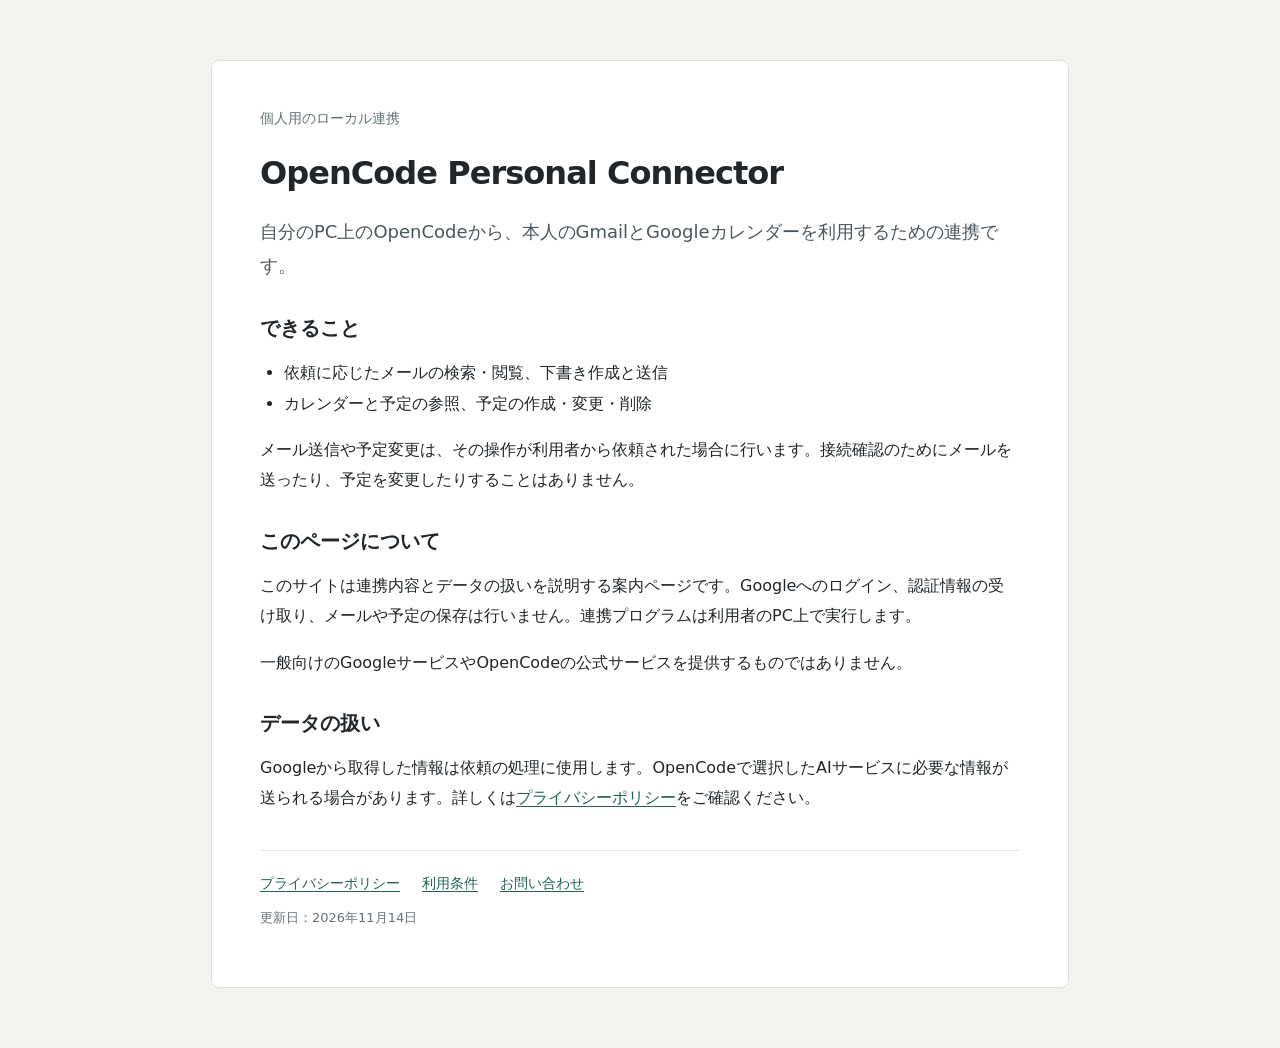
<file: index.html>
<!doctype html>
<html lang="ja"><meta charset="utf-8"><meta name="viewport" content="width=device-width,initial-scale=1"><title>OpenCode Personal Connector</title><link rel="stylesheet" href="style.css">
<body><main><p class="eyebrow">個人用のローカル連携</p><h1>OpenCode Personal Connector</h1><p class="lead">自分のPC上のOpenCodeから、本人のGmailとGoogleカレンダーを利用するための連携です。</p>
<section><h2>できること</h2><ul><li>依頼に応じたメールの検索・閲覧、下書き作成と送信</li><li>カレンダーと予定の参照、予定の作成・変更・削除</li></ul><p>メール送信や予定変更は、その操作が利用者から依頼された場合に行います。接続確認のためにメールを送ったり、予定を変更したりすることはありません。</p></section>
<section><h2>このページについて</h2><p>このサイトは連携内容とデータの扱いを説明する案内ページです。Googleへのログイン、認証情報の受け取り、メールや予定の保存は行いません。連携プログラムは利用者のPC上で実行します。</p><p>一般向けのGoogleサービスやOpenCodeの公式サービスを提供するものではありません。</p></section>
<section><h2>データの扱い</h2><p>Googleから取得した情報は依頼の処理に使用します。OpenCodeで選択したAIサービスに必要な情報が送られる場合があります。詳しくは<a href="privacy.html">プライバシーポリシー</a>をご確認ください。</p></section>
<footer><a href="privacy.html">プライバシーポリシー</a><a href="terms.html">利用条件</a><a href="https://github.com/r-fallingstar/opencode-personal-connector-info/issues">お問い合わせ</a><p>更新日：2026年11月14日</p></footer></main></body></html>
</file>
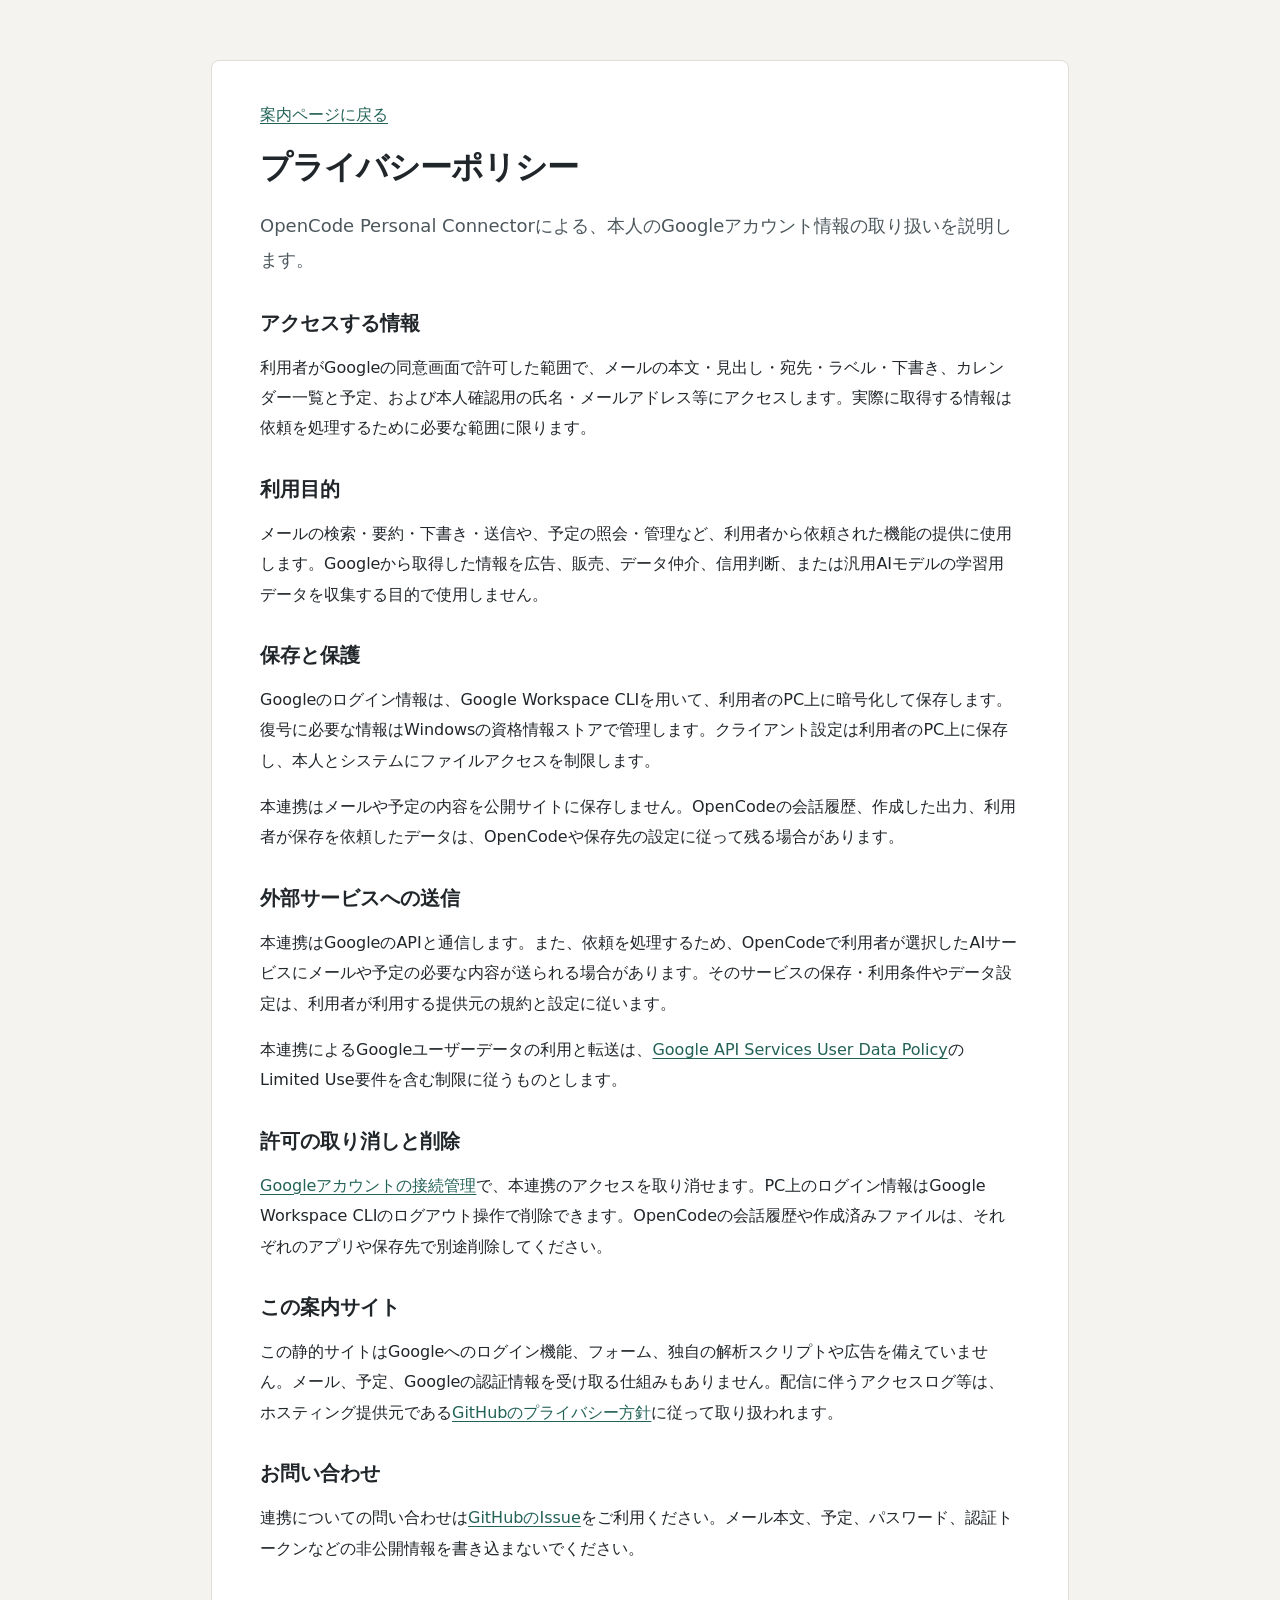
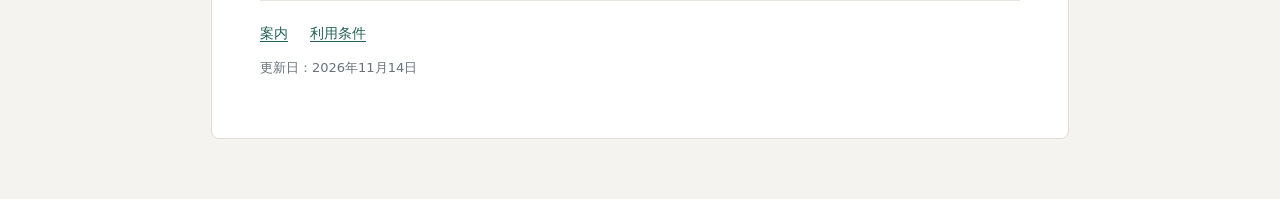
<file: privacy.html>
<!doctype html>
<html lang="ja"><meta charset="utf-8"><meta name="viewport" content="width=device-width,initial-scale=1"><title>プライバシーポリシー | OpenCode Personal Connector</title><link rel="stylesheet" href="style.css">
<body><main><a href="index.html">案内ページに戻る</a><h1>プライバシーポリシー</h1><p class="lead">OpenCode Personal Connectorによる、本人のGoogleアカウント情報の取り扱いを説明します。</p>
<section><h2>アクセスする情報</h2><p>利用者がGoogleの同意画面で許可した範囲で、メールの本文・見出し・宛先・ラベル・下書き、カレンダー一覧と予定、および本人確認用の氏名・メールアドレス等にアクセスします。実際に取得する情報は依頼を処理するために必要な範囲に限ります。</p></section>
<section><h2>利用目的</h2><p>メールの検索・要約・下書き・送信や、予定の照会・管理など、利用者から依頼された機能の提供に使用します。Googleから取得した情報を広告、販売、データ仲介、信用判断、または汎用AIモデルの学習用データを収集する目的で使用しません。</p></section>
<section><h2>保存と保護</h2><p>Googleのログイン情報は、Google Workspace CLIを用いて、利用者のPC上に暗号化して保存します。復号に必要な情報はWindowsの資格情報ストアで管理します。クライアント設定は利用者のPC上に保存し、本人とシステムにファイルアクセスを制限します。</p><p>本連携はメールや予定の内容を公開サイトに保存しません。OpenCodeの会話履歴、作成した出力、利用者が保存を依頼したデータは、OpenCodeや保存先の設定に従って残る場合があります。</p></section>
<section><h2>外部サービスへの送信</h2><p>本連携はGoogleのAPIと通信します。また、依頼を処理するため、OpenCodeで利用者が選択したAIサービスにメールや予定の必要な内容が送られる場合があります。そのサービスの保存・利用条件やデータ設定は、利用者が利用する提供元の規約と設定に従います。</p><p>本連携によるGoogleユーザーデータの利用と転送は、<a href="https://developers.google.com/terms/api-services-user-data-policy">Google API Services User Data Policy</a>のLimited Use要件を含む制限に従うものとします。</p></section>
<section><h2>許可の取り消しと削除</h2><p><a href="https://myaccount.google.com/connections">Googleアカウントの接続管理</a>で、本連携のアクセスを取り消せます。PC上のログイン情報はGoogle Workspace CLIのログアウト操作で削除できます。OpenCodeの会話履歴や作成済みファイルは、それぞれのアプリや保存先で別途削除してください。</p></section>
<section><h2>この案内サイト</h2><p>この静的サイトはGoogleへのログイン機能、フォーム、独自の解析スクリプトや広告を備えていません。メール、予定、Googleの認証情報を受け取る仕組みもありません。配信に伴うアクセスログ等は、ホスティング提供元である<a href="https://docs.github.com/en/site-policy/privacy-policies/github-general-privacy-statement">GitHubのプライバシー方針</a>に従って取り扱われます。</p></section>
<section><h2>お問い合わせ</h2><p>連携についての問い合わせは<a href="https://github.com/r-fallingstar/opencode-personal-connector-info/issues">GitHubのIssue</a>をご利用ください。メール本文、予定、パスワード、認証トークンなどの非公開情報を書き込まないでください。</p></section>
<footer><a href="index.html">案内</a><a href="terms.html">利用条件</a><p>更新日：2026年11月14日</p></footer></main></body></html>
</file>
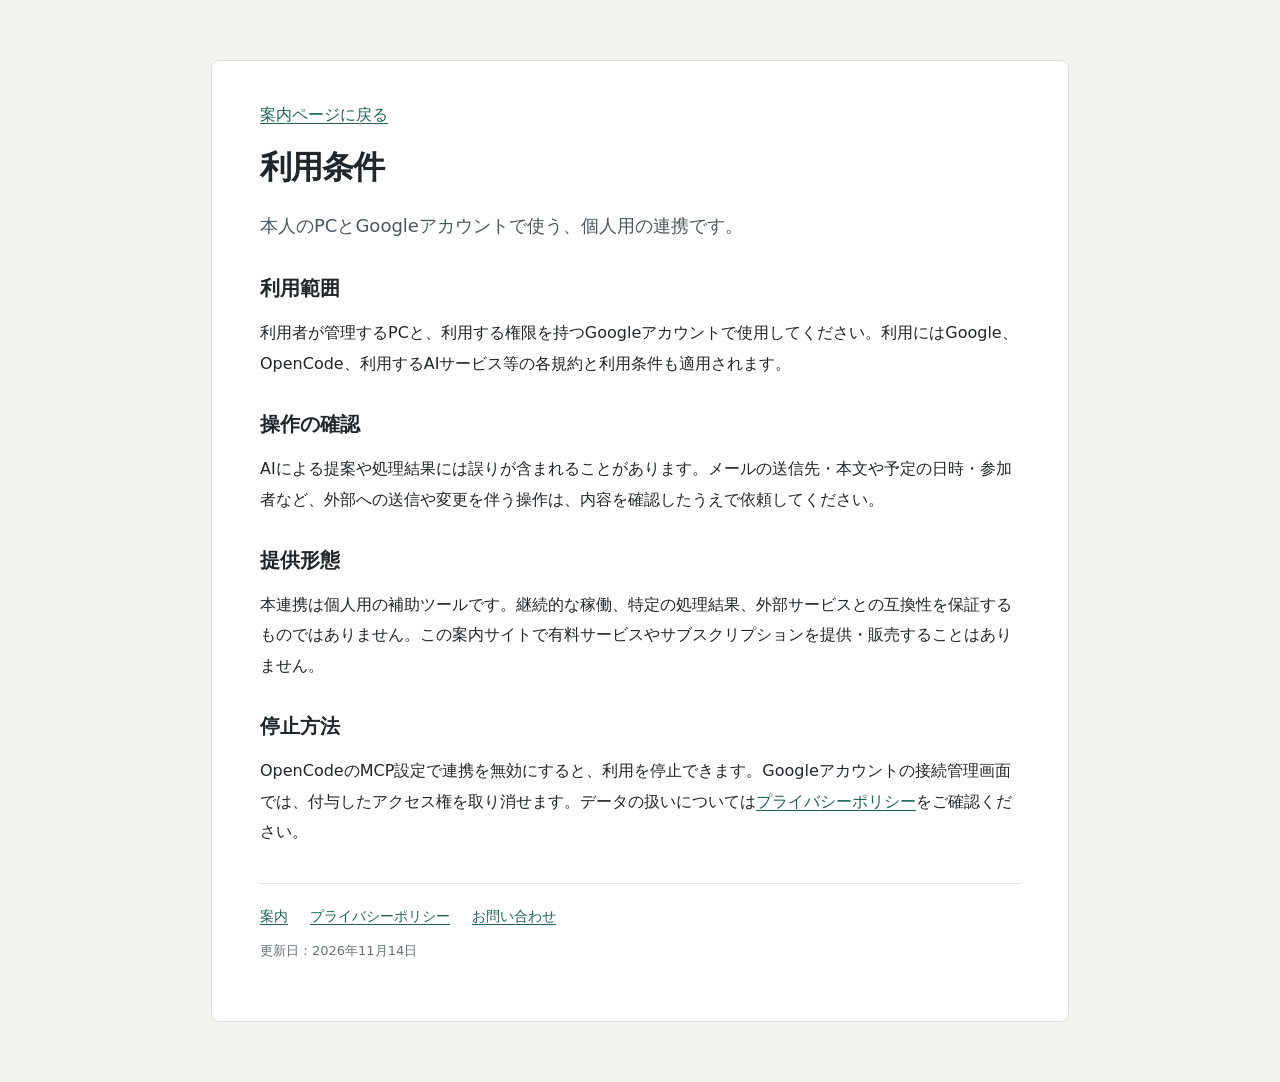
<file: terms.html>
<!doctype html>
<html lang="ja"><meta charset="utf-8"><meta name="viewport" content="width=device-width,initial-scale=1"><title>利用条件 | OpenCode Personal Connector</title><link rel="stylesheet" href="style.css">
<body><main><a href="index.html">案内ページに戻る</a><h1>利用条件</h1><p class="lead">本人のPCとGoogleアカウントで使う、個人用の連携です。</p>
<section><h2>利用範囲</h2><p>利用者が管理するPCと、利用する権限を持つGoogleアカウントで使用してください。利用にはGoogle、OpenCode、利用するAIサービス等の各規約と利用条件も適用されます。</p></section>
<section><h2>操作の確認</h2><p>AIによる提案や処理結果には誤りが含まれることがあります。メールの送信先・本文や予定の日時・参加者など、外部への送信や変更を伴う操作は、内容を確認したうえで依頼してください。</p></section>
<section><h2>提供形態</h2><p>本連携は個人用の補助ツールです。継続的な稼働、特定の処理結果、外部サービスとの互換性を保証するものではありません。この案内サイトで有料サービスやサブスクリプションを提供・販売することはありません。</p></section>
<section><h2>停止方法</h2><p>OpenCodeのMCP設定で連携を無効にすると、利用を停止できます。Googleアカウントの接続管理画面では、付与したアクセス権を取り消せます。データの扱いについては<a href="privacy.html">プライバシーポリシー</a>をご確認ください。</p></section>
<footer><a href="index.html">案内</a><a href="privacy.html">プライバシーポリシー</a><a href="https://github.com/r-fallingstar/opencode-personal-connector-info/issues">お問い合わせ</a><p>更新日：2026年11月14日</p></footer></main></body></html>
</file>
<file: style.css>
:root{color-scheme:light;font-family:system-ui,-apple-system,"Segoe UI","Yu Gothic UI",sans-serif;color:#20262a;background:#f4f3ef}body{margin:0}main{max-width:760px;margin:60px auto;padding:44px 48px;background:white;border:1px solid #deded7;border-radius:8px}h1{font-size:32px;line-height:1.35;letter-spacing:-.03em;margin:20px 0}h2{font-size:20px;margin:0 0 12px}p,li{font-size:16px;line-height:1.9}section{margin:32px 0}.lead{font-size:18px;color:#4c575d}.eyebrow{font-size:14px;color:#637375;margin:0}a{color:#236257;text-underline-offset:3px}a:hover{color:#133b34}ul{padding-left:24px}footer{border-top:1px solid #e4e6e0;padding-top:24px;margin-top:36px;font-size:14px}footer a{display:inline-block;margin-right:22px}footer p{font-size:13px;color:#687279}@media(max-width:680px){main{margin:16px;padding:26px 22px}h1{font-size:26px}}
</file>
